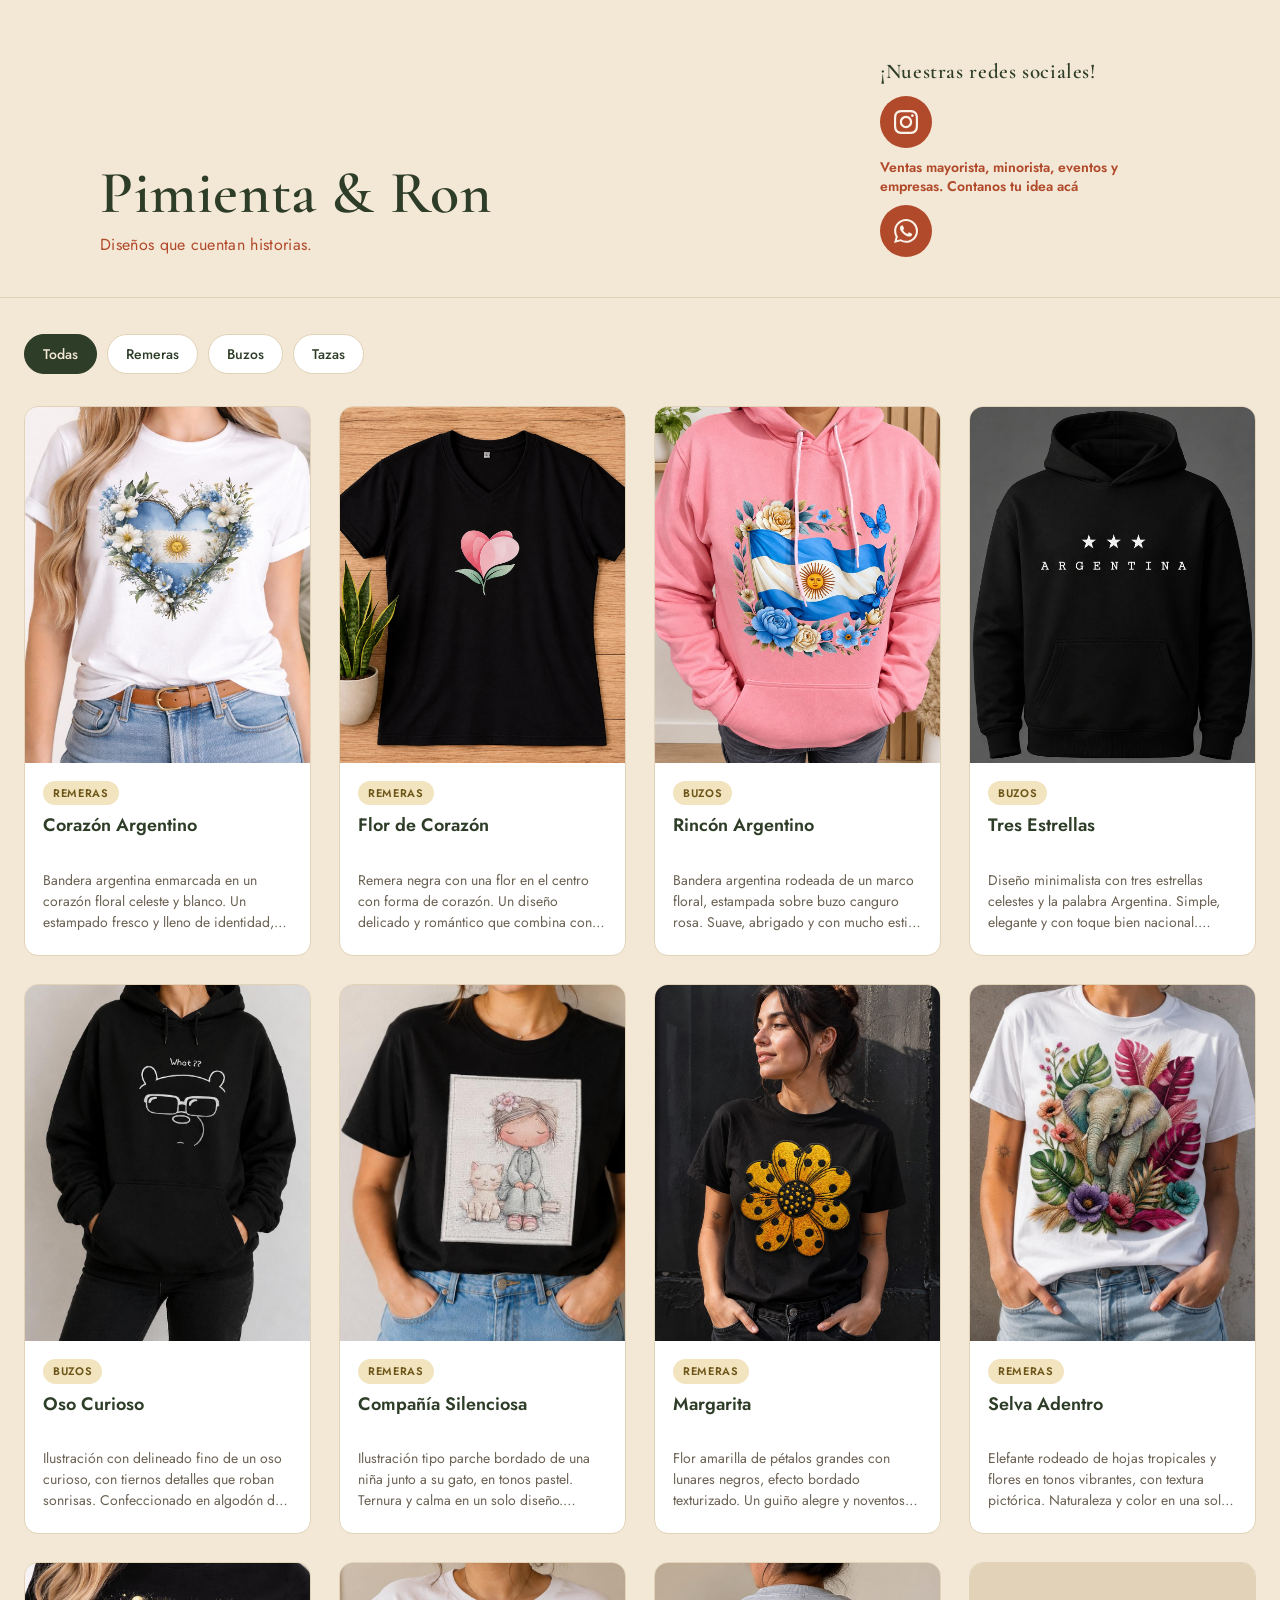
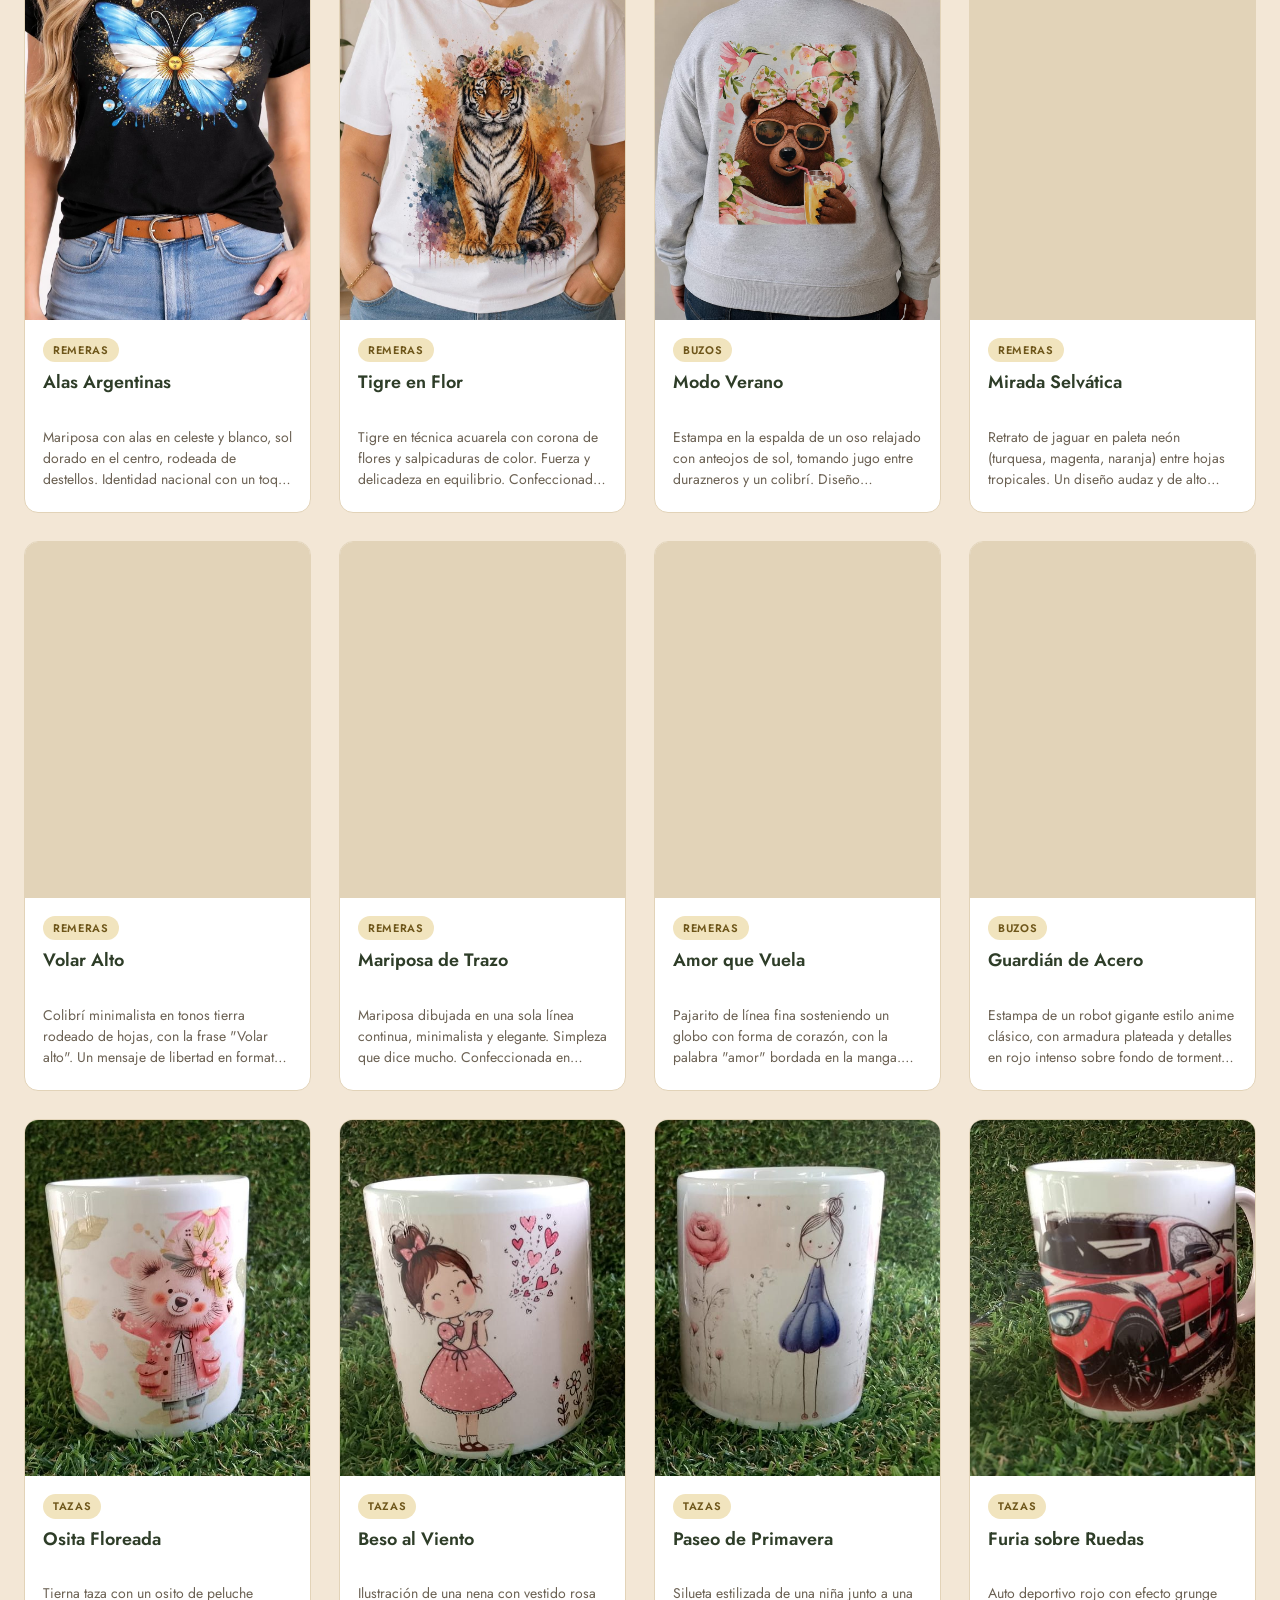
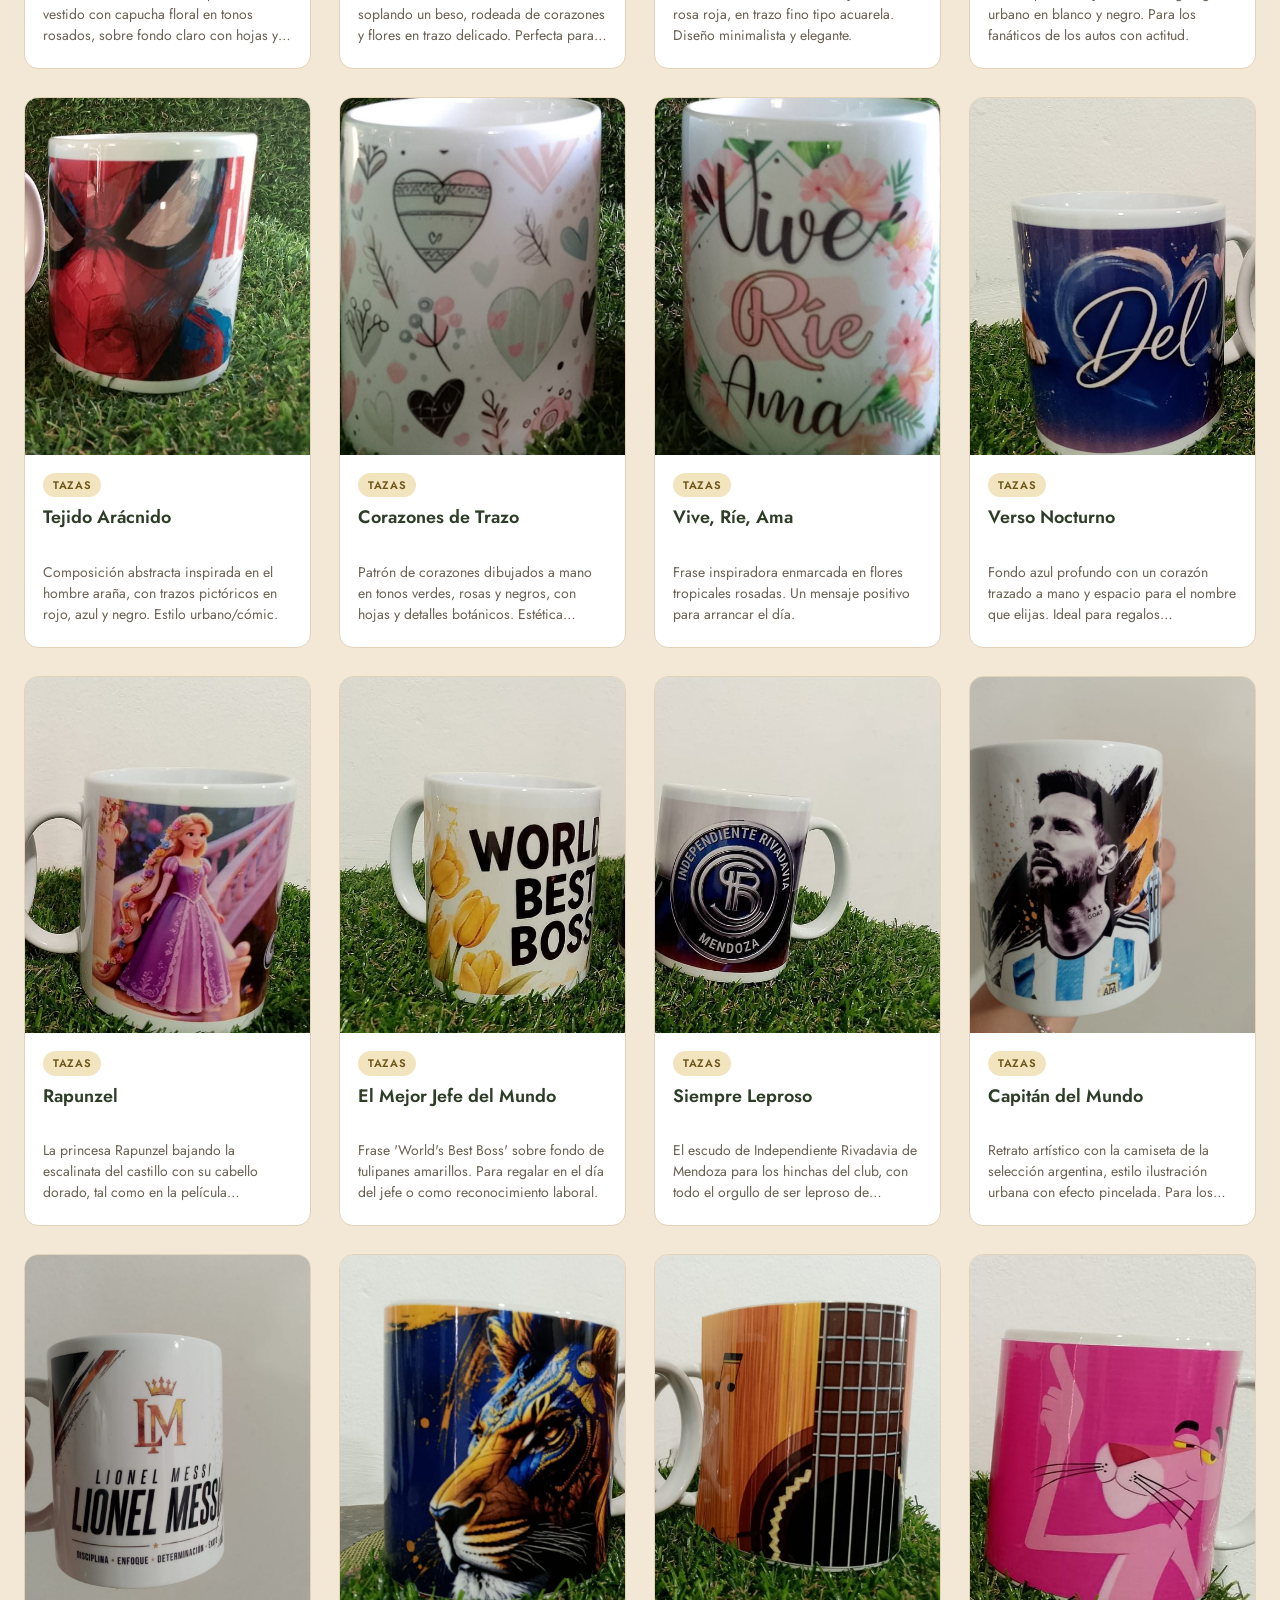
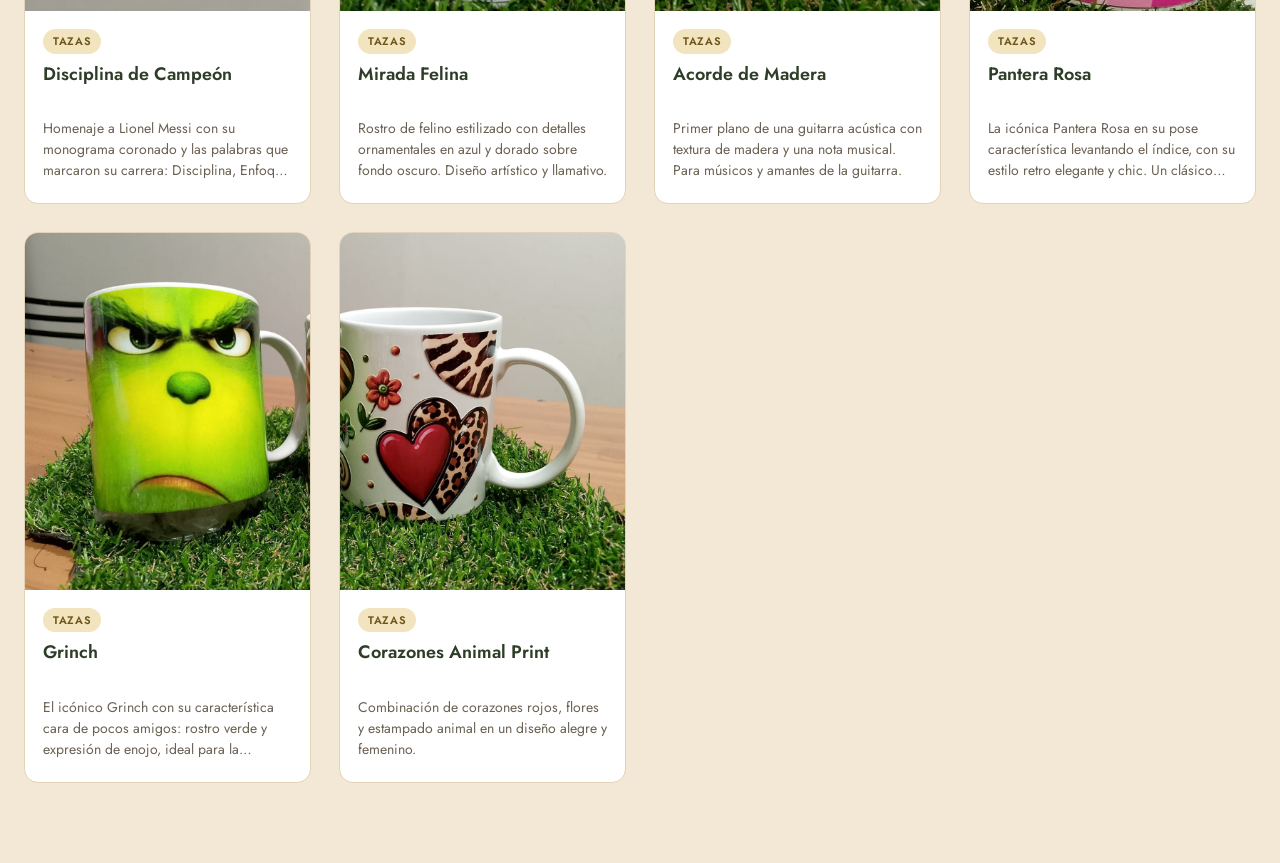
<file: index.html>
<!DOCTYPE html>
<html lang="es">
<head>
<meta charset="UTF-8">
<meta name="viewport" content="width=device-width, initial-scale=1.0">
<title>Pimienta &amp; Ron</title>
<meta name="description" content="Catálogo Pimienta & Ron — Remeras, buzos y más con diseños que cuentan historias. Sublimado artesanal. Escribinos por WhatsApp o Instagram.">
<link rel="canonical" href="https://pimientayron.netlify.app/">
<meta property="og:title" content="Pimienta & Ron">
<meta property="og:description" content="Diseños que cuentan historias. Remeras, buzos y más con sublimado artesanal.">
<meta property="og:type" content="website">
<meta property="og:url" content="https://pimientayron.netlify.app/">
<meta property="og:image" content="https://pimientayron.netlify.app/assets/logo.jpg">
<meta property="og:site_name" content="Pimienta & Ron">
<meta name="twitter:card" content="summary_large_image">
<meta name="twitter:title" content="Pimienta & Ron">
<meta name="twitter:description" content="Diseños que cuentan historias. Remeras, buzos y más con sublimado artesanal.">
<meta name="twitter:image" content="https://pimientayron.netlify.app/assets/logo.jpg">
<link rel="icon" type="image/png" href="/assets/favicon.png">
<link rel="preconnect" href="https://fonts.googleapis.com">
<link rel="preconnect" href="https://fonts.gstatic.com" crossorigin>
<link href="https://fonts.googleapis.com/css2?family=Cormorant+Garamond:wght@500;600&family=Jost:wght@400;500;600&display=swap" rel="stylesheet">
<link rel="stylesheet" href="css/styles.css">
<script type="application/ld+json">
{
  "@context": "https://schema.org",
  "@graph": [
    {
      "@type": "Organization",
      "name": "Pimienta & Ron",
      "url": "https://pimientayron.netlify.app/",
      "logo": "https://pimientayron.netlify.app/assets/logo.jpg",
      "sameAs": ["https://www.instagram.com/pimienta_yron"]
    },
    {
      "@type": "WebSite",
      "name": "Pimienta & Ron",
      "url": "https://pimientayron.netlify.app/",
      "description": "Catálogo de diseños de sublimado — remeras, buzos y más."
    }
  ]
}
</script>
</head>
<body>

<header>
  <div class="header-inner">
    <div class="brand-block">
      <div>
        <h1 class="brand-title">Pimienta &amp; Ron</h1>
        <p class="brand-sub">Diseños que cuentan historias.</p>
      </div>
    </div>
    <div class="social-block">
      <p class="social-label">¡Nuestras redes sociales!</p>
      <a class="social-btn" id="ig-link" href="#" target="_blank" rel="noopener" aria-label="Instagram de Pimienta y Ron">
        <svg viewBox="0 0 24 24" width="24" height="24" fill="currentColor" aria-hidden="true" focusable="false"><path d="M12 2.163c3.204 0 3.584.012 4.85.07 3.252.148 4.771 1.691 4.919 4.919.058 1.265.069 1.645.069 4.849 0 3.205-.012 3.584-.069 4.849-.149 3.225-1.664 4.771-4.919 4.919-1.266.058-1.644.07-4.85.07-3.204 0-3.584-.012-4.849-.07-3.26-.149-4.771-1.699-4.919-4.92-.058-1.265-.07-1.644-.07-4.849 0-3.204.013-3.583.07-4.849.149-3.227 1.664-4.771 4.919-4.919 1.266-.057 1.645-.069 4.849-.069zm0-2.163c-3.259 0-3.667.014-4.947.072-4.358.2-6.78 2.618-6.98 6.98-.059 1.281-.073 1.689-.073 4.948 0 3.259.014 3.668.072 4.948.2 4.358 2.618 6.78 6.98 6.98 1.281.058 1.689.072 4.948.072 3.259 0 3.668-.014 4.948-.072 4.354-.2 6.782-2.618 6.979-6.98.059-1.28.073-1.689.073-4.948 0-3.259-.014-3.667-.072-4.947-.196-4.354-2.617-6.78-6.979-6.98-1.281-.059-1.69-.073-4.949-.073zm0 5.838c-3.403 0-6.162 2.759-6.162 6.162s2.759 6.163 6.162 6.163 6.162-2.759 6.162-6.163c0-3.403-2.759-6.162-6.162-6.162zm0 10.162c-2.209 0-4-1.79-4-4 0-2.209 1.791-4 4-4s4 1.791 4 4c0 2.21-1.791 4-4 4zm6.406-11.845c-.796 0-1.441.645-1.441 1.44s.645 1.44 1.441 1.44c.795 0 1.439-.645 1.439-1.44s-.644-1.44-1.439-1.44z"/></svg>
      </a>
      <p class="social-note">Ventas mayorista, minorista, eventos y empresas. Contanos tu idea acá</p>
      <a class="social-btn" id="wa-mayorista" href="#" target="_blank" rel="noopener" aria-label="WhatsApp de ventas al por mayor">
        <svg viewBox="0 0 24 24" width="24" height="24" fill="currentColor" aria-hidden="true" focusable="false"><path d="M17.472 14.382c-.297-.149-1.758-.867-2.03-.967-.273-.099-.471-.148-.67.15-.197.297-.767.966-.94 1.164-.173.199-.347.223-.644.075-.297-.15-1.255-.463-2.39-1.475-.883-.788-1.48-1.761-1.653-2.059-.173-.297-.018-.458.13-.606.134-.133.298-.347.446-.52.149-.174.198-.298.298-.497.099-.198.05-.371-.025-.52-.075-.149-.669-1.612-.916-2.207-.242-.579-.487-.5-.669-.51-.173-.008-.371-.01-.57-.01-.198 0-.52.074-.792.372-.272.297-1.04 1.016-1.04 2.479 0 1.462 1.065 2.875 1.213 3.074.149.198 2.096 3.2 5.077 4.487.709.306 1.262.489 1.694.625.712.227 1.36.195 1.871.118.571-.085 1.758-.719 2.006-1.413.248-.694.248-1.289.173-1.413-.074-.124-.272-.198-.57-.347m-5.421 7.403h-.004a9.87 9.87 0 01-5.031-1.378l-.361-.214-3.741.982.998-3.648-.235-.374a9.86 9.86 0 01-1.51-5.26c.001-5.45 4.436-9.884 9.888-9.884 2.64 0 5.122 1.03 6.988 2.898a9.825 9.825 0 012.893 6.994c-.003 5.45-4.437 9.884-9.885 9.884m8.413-18.297A11.815 11.815 0 0012.05 0C5.495 0 .16 5.335.157 11.892c0 2.096.547 4.142 1.588 5.945L.057 24l6.305-1.654a11.882 11.882 0 005.683 1.448h.005c6.554 0 11.89-5.335 11.893-11.893a11.821 11.821 0 00-3.48-8.413z"/></svg>
      </a>
    </div>
  </div>
</header>

<div class="wrap">
  <div class="filters" id="filters"></div>
  <div class="grid" id="grid"></div>
  <div class="empty-state" id="empty" style="display:none;">No hay diseños en esta categoría todavía.</div>
  <div class="load-state" id="loading">Cargando catálogo…</div>
</div>

<div class="modal" id="modal" role="dialog" aria-modal="true" aria-hidden="true">
  <div class="modal-card">
    <button class="modal-close" type="button" aria-label="Cerrar">&times;</button>
    <div class="modal-thumb" id="modal-thumb"></div>
    <div class="modal-body">
      <span class="badge" id="modal-badge"></span>
      <h2 class="modal-name" id="modal-name"></h2>
      <p class="modal-desc" id="modal-desc"></p>
      <div class="modal-contacts" id="modal-contacts"></div>
    </div>
  </div>
</div>

<script src="js/config.js"></script>
<script src="js/data.js"></script>
<script src="js/filters.js"></script>
<script src="js/products.js"></script>
<script src="js/modal.js"></script>
<script src="js/app.js"></script>

</body>
</html>
</file>
<file: css/styles.css>
/*
  =========================================================
  HOJA DE ESTILOS DEL CATÁLOGO
  =========================================================
  Los productos y categorías NO se editan acá. Se administran
  desde el panel en /admin, que guarda los cambios en
  content/productos.json y content/categorias.json.
  Esta página lee esos dos archivos cada vez que alguien la visita.

  El número de WhatsApp y el link de Instagram se configuran
  en js/config.js.
  =========================================================
*/

:root{
  --bg: #F3E7D6;
  --surface: #FFFFFF;
  --ink: #2E3D28;
  --ink-soft: #6B6153;
  --line: #E2D3B8;
  --rust: #B14A2A;
  --rust-ink: #6B2C18;
  --gold: #C9A227;
  --gold-ink: #6E561A;
  --radius: 14px;
}

*{ box-sizing: border-box; }

body{
  margin:0;
  background: var(--bg);
  color: var(--ink);
  font-family: 'Jost', system-ui, sans-serif;
  line-height: 1.5;
}

.wrap{
  max-width: 1280px;
  margin: 0 auto;
  padding: 0 24px 80px;
}

/* ---------- Header ---------- */

header{
  padding: 56px 24px 40px;
  border-bottom: 1px solid var(--line);
}

.header-inner{
  max-width: 1080px;
  margin: 0 auto;
  display: flex;
  justify-content: space-between;
  align-items: flex-end;
  gap: 24px;
  flex-wrap: wrap;
}

.brand-block{
  display: flex;
  align-items: center;
  gap: 18px;
}

.brand-logo{
  width: 76px;
  height: 76px;
  border-radius: 50%;
  object-fit: cover;
  border: 1px solid var(--line);
  flex-shrink: 0;
}

.brand-title{
  font-family: 'Cormorant Garamond', serif;
  font-weight: 600;
  font-size: 60px;
  letter-spacing: 0.01em;
  line-height: 1;
  margin: 0;
}

.brand-sub{
  color: var(--rust);
  font-size: 16px;
  font-weight: 400;
  letter-spacing: 0.02em;
  margin: 10px 0 0;
  max-width: 480px;
}

.social-block{
  display: flex;
  flex-direction: column;
  align-items: flex-start;
  gap: 8px;
}

.social-label{
  margin: 0;
  font-family: 'Cormorant Garamond', serif;
  font-size: 21px;
  font-weight: 600;
  letter-spacing: .03em;
}

.social-btn{
  display: inline-flex;
  align-items: center;
  justify-content: center;
  width: 52px;
  height: 52px;
  background: var(--rust);
  color: #FBF3EA;
  text-decoration: none;
  border-radius: 50%;
  transition: opacity .2s ease, transform .2s ease;
}
.social-btn svg{
  display: block;
}
.social-btn:hover{ opacity: .88; transform: translateY(-2px); }

.social-note{
  margin: 2px 0 0;
  max-width: 300px;
  color: var(--rust);
  font-size: 14px;
  font-weight: 600;
  line-height: 1.4;
}

/* ---------- Filtros ---------- */

.filters{
  display: flex;
  gap: 10px;
  flex-wrap: wrap;
  margin: 36px 0 32px;
}

.filter-btn{
  border: 1px solid var(--line);
  background: var(--surface);
  color: var(--ink);
  padding: 9px 18px;
  border-radius: 999px;
  font-size: 14px;
  font-weight: 500;
  cursor: pointer;
  font-family: inherit;
}

.filter-btn:hover{ border-color: var(--ink-soft); }

.filter-btn.active{
  background: var(--ink);
  color: var(--bg);
  border-color: var(--ink);
}

.filter-btn.disabled{
  color: var(--ink-soft);
  cursor: default;
  opacity: 0.55;
}
.filter-btn.disabled:hover{ border-color: var(--line); }

/* ---------- Grid ---------- */

.grid{
  display: grid;
  grid-template-columns: repeat(auto-fill, minmax(280px, 1fr));
  gap: 28px;
}

.card{
  background: var(--surface);
  border: 1px solid var(--line);
  border-radius: var(--radius);
  overflow: hidden;
  display: flex;
  flex-direction: column;
  cursor: pointer;
  transition: transform .25s ease, box-shadow .25s ease, border-color .25s ease;
}
.card:hover{
  transform: translateY(-4px);
  box-shadow: 0 14px 34px rgba(46,61,40,.10);
  border-color: var(--ink-soft);
}
.card:focus-visible{
  outline: 2px solid var(--rust);
  outline-offset: 2px;
}

.thumb{
  position: relative;
  padding-top: 125%;
  display: block;
  background-color: var(--line);
  overflow: hidden;
}
.thumb img,
.thumb-mark{
  position: absolute;
  inset: 0;
  width: 100%;
  height: 100%;
}
.thumb img{
  object-fit: cover;
  display: block;
}
.thumb-mark{
  display: flex;
  align-items: center;
  justify-content: center;
  font-family: 'Cormorant Garamond', serif;
  font-size: 20px;
  color: var(--ink-soft);
  letter-spacing: 1px;
}
.card:hover .thumb img{ transform: scale(1.03); }
.thumb img{ transition: transform .4s ease; }

.card-body{
  padding: 18px 18px 22px;
  display: flex;
  flex-direction: column;
  gap: 8px;
  flex: 1;
}

.card-name{
  font-weight: 600;
  font-size: 18px;
  line-height: 1.35;
  height: 2.7em;
  margin: 0;
  display: -webkit-box;
  -webkit-box-orient: vertical;
  -webkit-line-clamp: 2;
  overflow: hidden;
}

.card-desc{
  color: var(--ink-soft);
  font-size: 14px;
  line-height: 1.5;
  height: 4.5em;
  margin: 0;
  display: -webkit-box;
  -webkit-box-orient: vertical;
  -webkit-line-clamp: 3;
  overflow: hidden;
}

.badge{
  align-self: flex-start;
  font-size: 11px;
  font-weight: 600;
  letter-spacing: .06em;
  text-transform: uppercase;
  padding: 4px 10px;
  border-radius: 999px;
  background: #F1E4BE;
  color: var(--gold-ink);
}

/* ---------- Modal ---------- */

.modal{
  position: fixed;
  inset: 0;
  z-index: 50;
  display: flex;
  align-items: center;
  justify-content: center;
  padding: 24px;
  background: rgba(46,61,40,.55);
  opacity: 0;
  visibility: hidden;
  transition: opacity .25s ease, visibility .25s ease;
}
.modal.open{
  opacity: 1;
  visibility: visible;
}

.modal-card{
  position: relative;
  width: 100%;
  max-width: 440px;
  max-height: 92vh;
  overflow-y: auto;
  background: var(--surface);
  border-radius: 18px;
  transform: translateY(16px) scale(.98);
  transition: transform .25s ease;
}
.modal.open .modal-card{ transform: translateY(0) scale(1); }

.modal-close{
  position: absolute;
  top: 14px;
  right: 14px;
  z-index: 2;
  width: 38px;
  height: 38px;
  border: none;
  border-radius: 50%;
  background: rgba(243,231,214,.92);
  color: var(--ink);
  font-size: 20px;
  line-height: 1;
  cursor: pointer;
  display: flex;
  align-items: center;
  justify-content: center;
  transition: background .2s ease, transform .2s ease;
}
.modal-close:hover{ background: var(--bg); transform: rotate(90deg); }

.modal-thumb{
  aspect-ratio: 4/5;
  width: 100%;
  background-size: cover;
  background-position: center;
  background-color: var(--line);
}
.modal-thumb img{
  width: 100%;
  height: 100%;
  object-fit: cover;
  display: block;
}

.modal-body{
  padding: 20px 24px 24px;
  display: flex;
  flex-direction: column;
  gap: 12px;
}

.modal-name{
  font-family: 'Cormorant Garamond', serif;
  font-weight: 600;
  font-size: 30px;
  line-height: 1.1;
  margin: 0;
}

.modal-desc{
  color: var(--ink-soft);
  font-size: 15px;
  margin: 0;
}

.contact-btn{
  margin-top: 6px;
  display: inline-flex;
  align-items: center;
  justify-content: center;
  gap: 8px;
  background: var(--rust);
  color: #FBF3EA;
  text-decoration: none;
  padding: 13px 18px;
  border-radius: 11px;
  font-size: 14.5px;
  font-weight: 600;
}
.contact-btn:hover{ opacity: 0.88; }

.modal-contacts{
  display: flex;
  flex-direction: column;
  gap: 10px;
  margin-top: 6px;
}
.modal-contacts .contact-btn{
  width: 100%;
  margin-top: 0;
}

body.no-scroll{ overflow: hidden; }

.empty-state, .load-state{
  text-align: center;
  color: var(--ink-soft);
  padding: 60px 20px;
  font-size: 14px;
}

@media (max-width: 600px){
  .brand-title{ font-size: 40px; }
  .grid{ gap: 16px; }
  .card-body{ padding: 14px 14px 18px; }
  .card-name{ font-size: 16px; }
  .card-desc{ font-size: 13px; }

  .modal{
    padding: 0;
    align-items: flex-end;
  }
  .modal-card{
    max-width: none;
    max-height: 92dvh;
    border-radius: 18px 18px 0 0;
  }
  .modal-thumb{ aspect-ratio: 1/1; }
  .modal-body{ padding: 18px 20px 26px; }
  .modal-name{ font-size: 26px; }
  .modal-desc{ font-size: 14.5px; }
}
</file>
